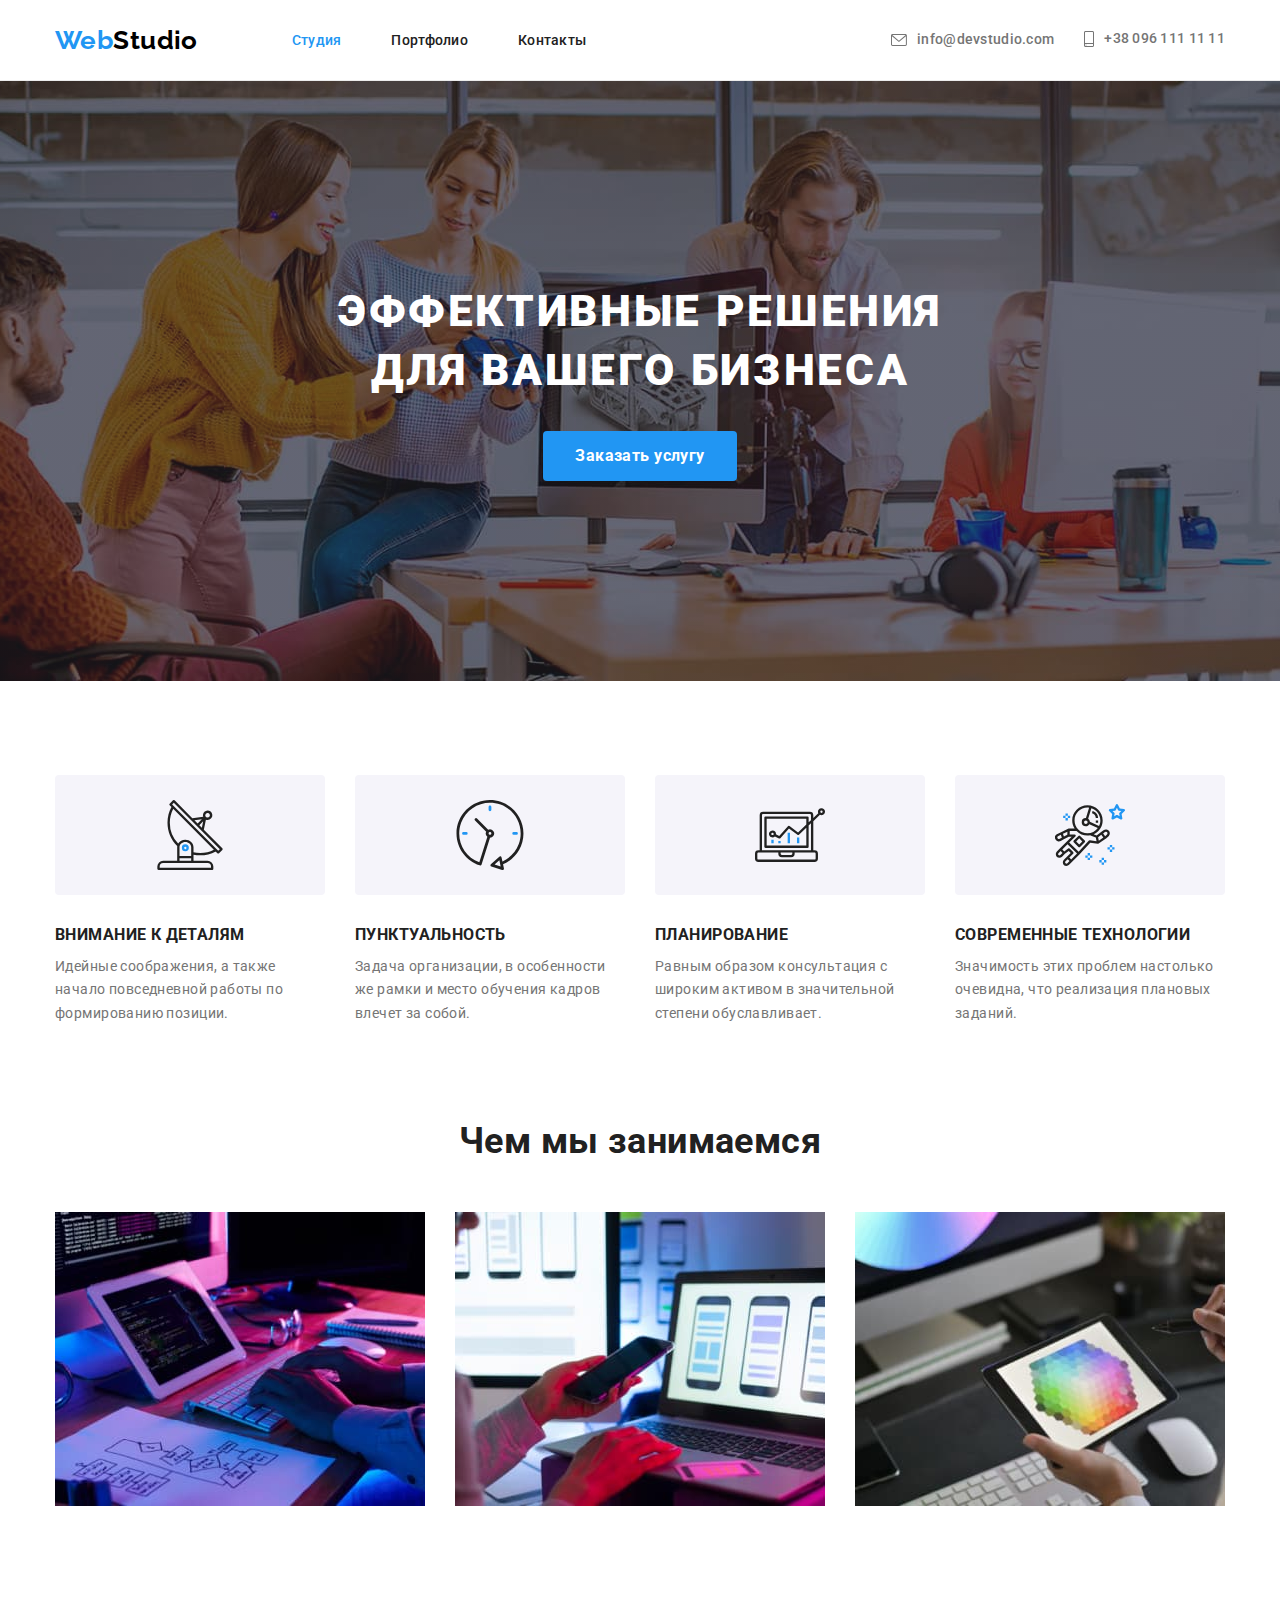
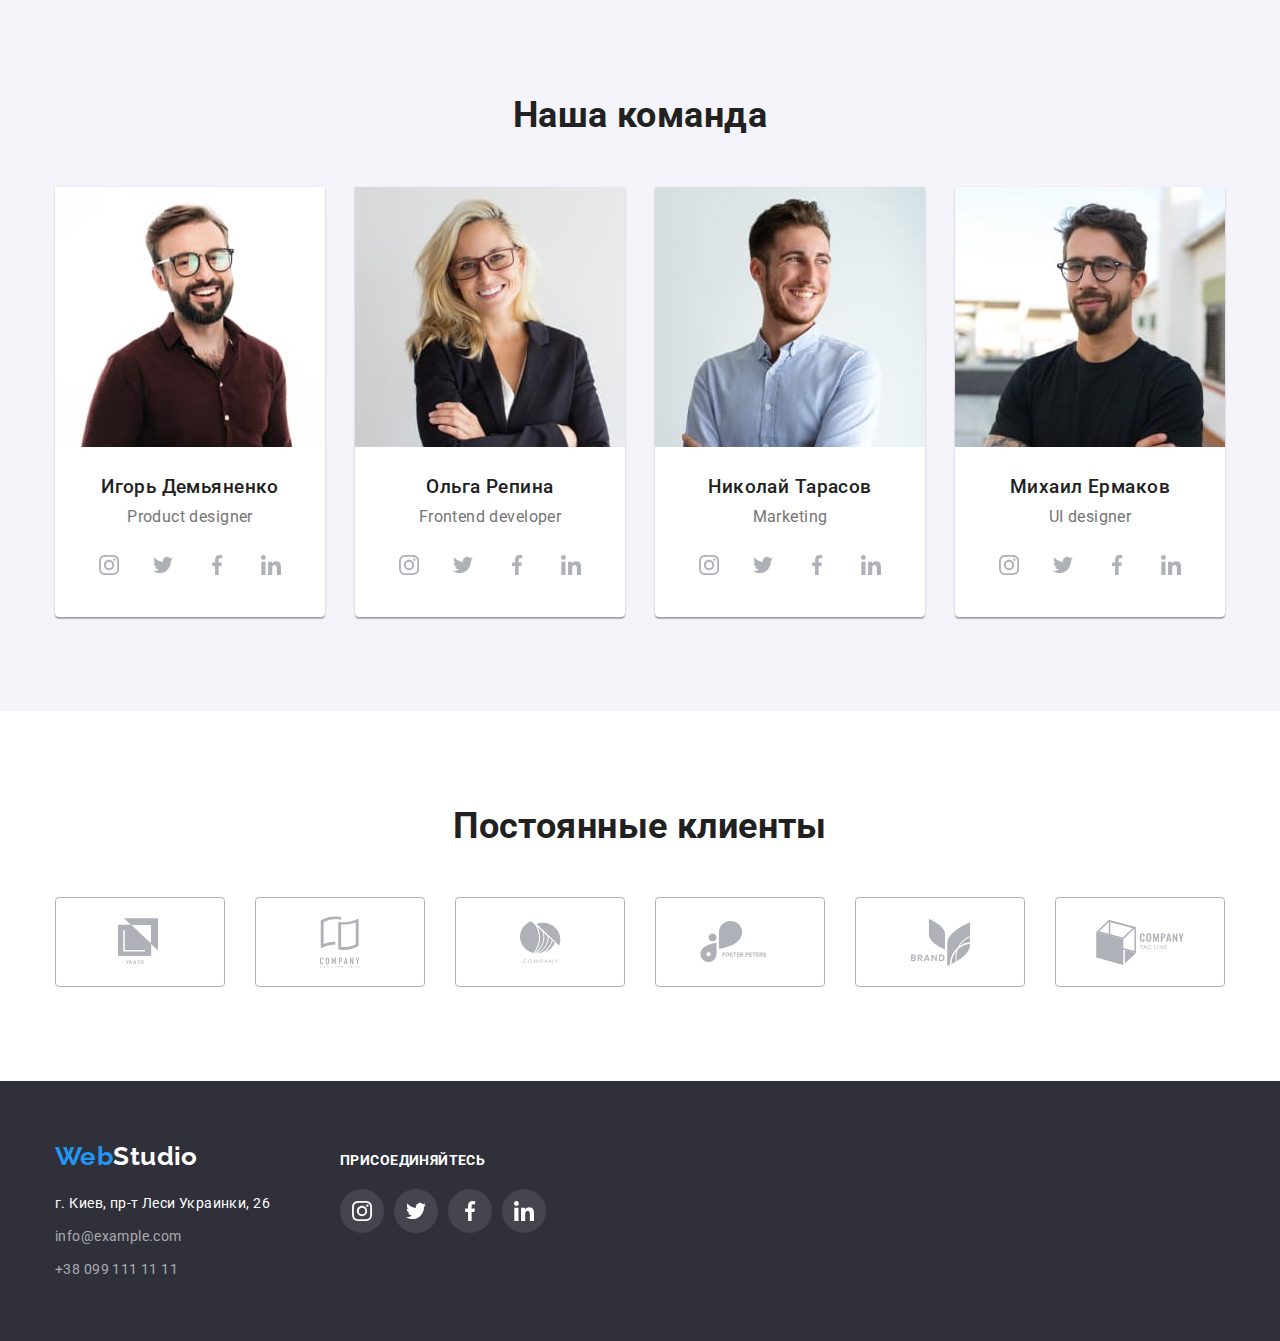
<file: index.html>
<!DOCTYPE html>
<html lang="ru">
  <head>
    <meta charset="UTF-8" />
    <meta name="viewport" content="width=device-width, initial-scale=1.0" />
    <link rel="preconnect" href="https://fonts.gstatic.com" />
    <link
      href="https://fonts.googleapis.com/css2?family=Raleway:wght@400;700&family=Roboto:wght@400;500;700;900&display=swap"
      rel="stylesheet"
    />
    <link
      rel="stylesheet"
      href="https://cdnjs.cloudflare.com/ajax/libs/modern-normalize/1.0.0/modern-normalize.min.css"
    />
    <link rel="stylesheet" href="./css/styles.css" />
    <title>Главная</title>
  </head>
  <body>
    <!-- Секция хедера -->
    <header class="page-header">
      <div class="container header flex">
        <nav class="header-nav flex">
          <a class="logo" href="./index.html" lang="en"
            ><span class="accent">Web</span>Studio</a
          >
          <ul class="nav-list list flex">
            <li class="nav-item">
              <a class="nav-link current" href="./index.html">Студия</a>
            </li>
            <li class="nav-item">
              <a class="nav-link" href="./portfolio.html">Портфолио</a>
            </li>
            <li class="nav-item">
              <a class="nav-link" href="#contact">Контакты</a>
            </li>
          </ul>
        </nav>
        <ul class="contacts-list list flex">
          <li class="item">
            <a class="contacts-link header" href="mailto:info@devstudio.com">
              <svg class="icon-envelope">
                <use href="./images/sprite.svg#icon-envelope"></use>
              </svg>
              info@devstudio.com</a
            >
          </li>
          <li class="item">
            <a class="contacts-link header" href="tel:+380961111111"
              ><svg class="icon-smartphone">
                <use href="./images/sprite.svg#icon-smartphone"></use>
              </svg>
              +38 096 111 11 11</a
            >
          </li>
        </ul>
      </div>
    </header>
    <main>
      <!-- Секция героя -->
      <section class="hero flex">
        <div class="container">
          <h1 class="hero-title">Эффективные решения для вашего бизнеса</h1>
          <!-- Временно оформлена как ссылка -->
          <a class="hero-button" href="">Заказать услугу</a>
        </div>
      </section>
      <!-- Секция преимуществ -->
      <section class="advantages">
        <div class="container">
          <!-- В будущем сделать Н2 скрытым заголовком корректно -->
          <h2 class="advantages-title-main visuallyhidden">
            Наши преимущества
          </h2>
          <ul class="advantages-list list flex">
            <li class="item">
              <div class="advantages-thumb">
                <svg class="advantages-icon">
                  <use href="./images/sprite.svg#icon-antenna"></use>
                </svg>
              </div>
              <h3 class="advantages-title">Внимание к деталям</h3>
              <p class="advantages-text">
                Идейные соображения, а также начало повседневной работы по
                формированию позиции.
              </p>
            </li>
            <li class="item">
              <div class="advantages-thumb">
                <svg class="advantages-icon">
                  <use href="./images/sprite.svg#icon-clock"></use>
                </svg>
              </div>
              <h3 class="advantages-title">Пунктуальность</h3>
              <p class="advantages-text">
                Задача организации, в особенности же рамки и место обучения
                кадров влечет за собой.
              </p>
            </li>
            <li class="item">
              <div class="advantages-thumb">
                <svg class="advantages-icon">
                  <use href="./images/sprite.svg#icon-diagram"></use>
                </svg>
              </div>
              <h3 class="advantages-title">Планирование</h3>
              <p class="advantages-text">
                Равным образом консультация с широким активом в значительной
                степени обуславливает.
              </p>
            </li>
            <li class="item">
              <div class="advantages-thumb">
                <svg class="advantages-icon">
                  <use href="./images/sprite.svg#icon-astronaut"></use>
                </svg>
              </div>
              <h3 class="advantages-title">Современные технологии</h3>
              <p class="advantages-text">
                Значимость этих проблем настолько очевидна, что реализация
                плановых заданий.
              </p>
            </li>
          </ul>
        </div>
      </section>
      <!-- Секция деятельности -->
      <section class="activity">
        <div class="container">
          <h2 class="activity-title">Чем мы занимаемся</h2>
          <ul class="activity-list list flex">
            <li class="activity-item">
              <img
                src="./images/codding.jpg"
                alt="Создание разметки вебстраницы"
              />
            </li>
            <li class="activity-item">
              <img
                src="./images/prototyping.jpg"
                alt="Прототипирование вебстраницы"
              />
            </li>
            <li class="activity-item">
              <img
                src="./images/web-design.jpg"
                alt="Выбор цвета на цифровой палитре"
              />
            </li>
          </ul>
        </div>
      </section>
      <!-- Секция команды -->
      <section class="team section">
        <div class="container">
          <h2 class="team-title">Наша команда</h2>
          <ul class="team-card-list list flex">
            <li class="team-card">
              <img src="./images/team-one.jpg" alt="Дизайнер продукта" />
              <div class="team-card-content">
                <h3 class="team-card-title">Игорь Демьяненко</h3>
                <p class="team-card-text" lang="en">Product designer</p>
              </div>
              <ul class="team-social list flex">
                <li class="team-social-item">
                  <a class="team-social-link flex" href="">
                    <svg class="team-icon">
                      <use href="./images/sprite.svg#icon-instagram-logo"></use>
                    </svg>
                  </a>
                </li>
                <li class="team-social-item">
                  <a class="team-social-link flex" href="">
                    <svg class="team-icon">
                      <use href="./images/sprite.svg#icon-twitter-logo"></use>
                    </svg>
                  </a>
                </li>
                <li class="team-social-item">
                  <a class="team-social-link flex" href="">
                    <svg class="team-icon">
                      <use href="./images/sprite.svg#icon-facebook-logo"></use>
                    </svg>
                  </a>
                </li>
                <li class="team-social-item">
                  <a class="team-social-link flex" href="">
                    <svg class="team-icon">
                      <use href="./images/sprite.svg#icon-linkedin-logo"></use>
                    </svg>
                  </a>
                </li>
              </ul>
            </li>
            <li class="team-card">
              <img src="./images/team-two.jpg" alt="Фронтенд разработчик" />
              <div class="team-card-content">
                <h3 class="team-card-title">Ольга Репина</h3>
                <p class="team-card-text" lang="en">Frontend developer</p>
              </div>
              <ul class="team-social list flex">
                <li class="team-social-item">
                  <a class="team-social-link flex" href="">
                    <svg class="team-icon">
                      <use href="./images/sprite.svg#icon-instagram-logo"></use>
                    </svg>
                  </a>
                </li>
                <li class="team-social-item">
                  <a class="team-social-link flex" href="">
                    <svg class="team-icon">
                      <use href="./images/sprite.svg#icon-twitter-logo"></use>
                    </svg>
                  </a>
                </li>
                <li class="team-social-item">
                  <a class="team-social-link flex" href="">
                    <svg class="team-icon">
                      <use href="./images/sprite.svg#icon-facebook-logo"></use>
                    </svg>
                  </a>
                </li>
                <li class="team-social-item">
                  <a class="team-social-link flex" href="">
                    <svg class="team-icon">
                      <use href="./images/sprite.svg#icon-linkedin-logo"></use>
                    </svg>
                  </a>
                </li>
              </ul>
            </li>
            <li class="team-card">
              <img src="./images/team-three.jpg" alt="Маркетолог" />
              <div class="team-card-content">
                <h3 class="team-card-title">Николай Тарасов</h3>
                <p class="team-card-text" lang="en">Marketing</p>
              </div>
              <ul class="team-social list flex">
                <li class="team-social-item">
                  <a class="team-social-link flex" href="">
                    <svg class="team-icon">
                      <use href="./images/sprite.svg#icon-instagram-logo"></use>
                    </svg>
                  </a>
                </li>
                <li class="team-social-item">
                  <a class="team-social-link flex" href="">
                    <svg class="team-icon">
                      <use href="./images/sprite.svg#icon-twitter-logo"></use>
                    </svg>
                  </a>
                </li>
                <li class="team-social-item">
                  <a class="team-social-link flex" href="">
                    <svg class="team-icon">
                      <use href="./images/sprite.svg#icon-facebook-logo"></use>
                    </svg>
                  </a>
                </li>
                <li class="team-social-item">
                  <a class="team-social-link flex" href="">
                    <svg class="team-icon">
                      <use href="./images/sprite.svg#icon-linkedin-logo"></use>
                    </svg>
                  </a>
                </li>
              </ul>
            </li>
            <li class="team-card">
              <img src="./images/team-four.jpg" alt="Дизайнер интерфейса" />
              <div class="team-card-content">
                <h3 class="team-card-title">Михаил Ермаков</h3>
                <p class="team-card-text" lang="en">UI designer</p>
              </div>
              <ul class="team-social list flex">
                <li class="team-social-item">
                  <a class="team-social-link flex" href="">
                    <svg class="team-icon">
                      <use href="./images/sprite.svg#icon-instagram-logo"></use>
                    </svg>
                  </a>
                </li>
                <li class="team-social-item">
                  <a class="team-social-link flex" href="">
                    <svg class="team-icon">
                      <use href="./images/sprite.svg#icon-twitter-logo"></use>
                    </svg>
                  </a>
                </li>
                <li class="team-social-item">
                  <a class="team-social-link flex" href="">
                    <svg class="team-icon">
                      <use href="./images/sprite.svg#icon-facebook-logo"></use>
                    </svg>
                  </a>
                </li>
                <li class="team-social-item">
                  <a class="team-social-link flex" href="">
                    <svg class="team-icon">
                      <use href="./images/sprite.svg#icon-linkedin-logo"></use>
                    </svg>
                  </a>
                </li>
              </ul>
            </li>
          </ul>
        </div>
      </section>
      <!-- Секция постоянные клиенты -->
      <section class="clients">
        <div class="container">
          <h2 class="clients-title">Постоянные клиенты</h2>
          <ul class="clients-list list">
            <li class="clients-item">
              <a class="clients-link link" href="">
                <svg class="clients-icon-1">
                  <use href="./images/sprite.svg#icon-client-logo-1"></use>
                </svg>
              </a>
            </li>
            <li class="clients-item">
              <a class="clients-link link" href="">
                <svg class="clients-icon-2">
                  <use href="./images/sprite.svg#icon-client-logo-2"></use>
                </svg>
              </a>
            </li>
            <li class="clients-item">
              <a class="clients-link link" href="">
                <svg class="clients-icon-3">
                  <use href="./images/sprite.svg#icon-client-logo-3"></use>
                </svg>
              </a>
            </li>
            <li class="clients-item">
              <a class="clients-link link" href="">
                <svg class="clients-icon-4">
                  <use href="./images/sprite.svg#icon-client-logo-4"></use>
                </svg>
              </a>
            </li>
            <li class="clients-item">
              <a class="clients-link link" href="">
                <svg class="clients-icon-5">
                  <use href="./images/sprite.svg#icon-client-logo-5"></use>
                </svg>
              </a>
            </li>
            <li class="clients-item">
              <a class="clients-link link" href="">
                <svg class="clients-icon-6">
                  <use href="./images/sprite.svg#icon-client-logo-6"></use>
                </svg>
              </a>
            </li>
          </ul>
        </div>
      </section>
    </main>
    <!-- Секция футера -->
    <footer class="page-footer">
      <div class="container">
        <ul class="footer-block list">
          <li class="footer-adress-part">
            <a class="logo inverse" href="./index.html" lang="en"
              ><span class="accent">Web</span>Studio</a
            >
            <address>
              <ul class="contacts-footer list">
                <li class="item">
                  <a
                    class="address-google"
                    href="https://www.google.com/maps/place/бул.+Леси+Украинки,+26,+Киев,+02000/@50.4265807,30.5361971,17z/data=!3m1!4b1!4m5!3m4!1s0x40d4cf0e033ecbe9:0x57a4dffefec77da0!8m2!3d50.4265807!4d30.5383858"
                    >г. Киев, пр-т Леси Украинки, 26</a
                  >
                </li>
                <li class="item" id="contact">
                  <a class="contacts-link footer" href="mailto:info@example.com"
                    >info@example.com</a
                  >
                </li>
                <li class="item">
                  <a class="contacts-link footer" href="tel:+380991111111"
                    >+38 099 111 11 11</a
                  >
                </li>
              </ul>
            </address>
          </li>
          <li>
            <p class="join-title">присоединяйтесь</p>
            <ul class="social-footer-list list flex">
              <li class="studio-social">
                <a class="studio-social-link link" href="">
                  <svg class="studio-social-icon">
                    <use href="./images/sprite.svg#icon-instagram-logo"></use>
                  </svg>
                </a>
              </li>
              <li class="studio-social">
                <a class="studio-social-link link" href="">
                  <svg class="studio-social-icon">
                    <use href="./images/sprite.svg#icon-twitter-logo"></use>
                  </svg>
                </a>
              </li>
              <li class="studio-social">
                <a class="studio-social-link link" href="">
                  <svg class="studio-social-icon">
                    <use href="./images/sprite.svg#icon-facebook-logo"></use>
                  </svg>
                </a>
              </li>
              <li class="studio-social">
                <a class="studio-social-link link" href="">
                  <svg class="studio-social-icon">
                    <use href="./images/sprite.svg#icon-linkedin-logo"></use>
                  </svg>
                </a>
              </li>
            </ul>
          </li>
        </ul>
      </div>
    </footer>
  </body>
</html>
</file>
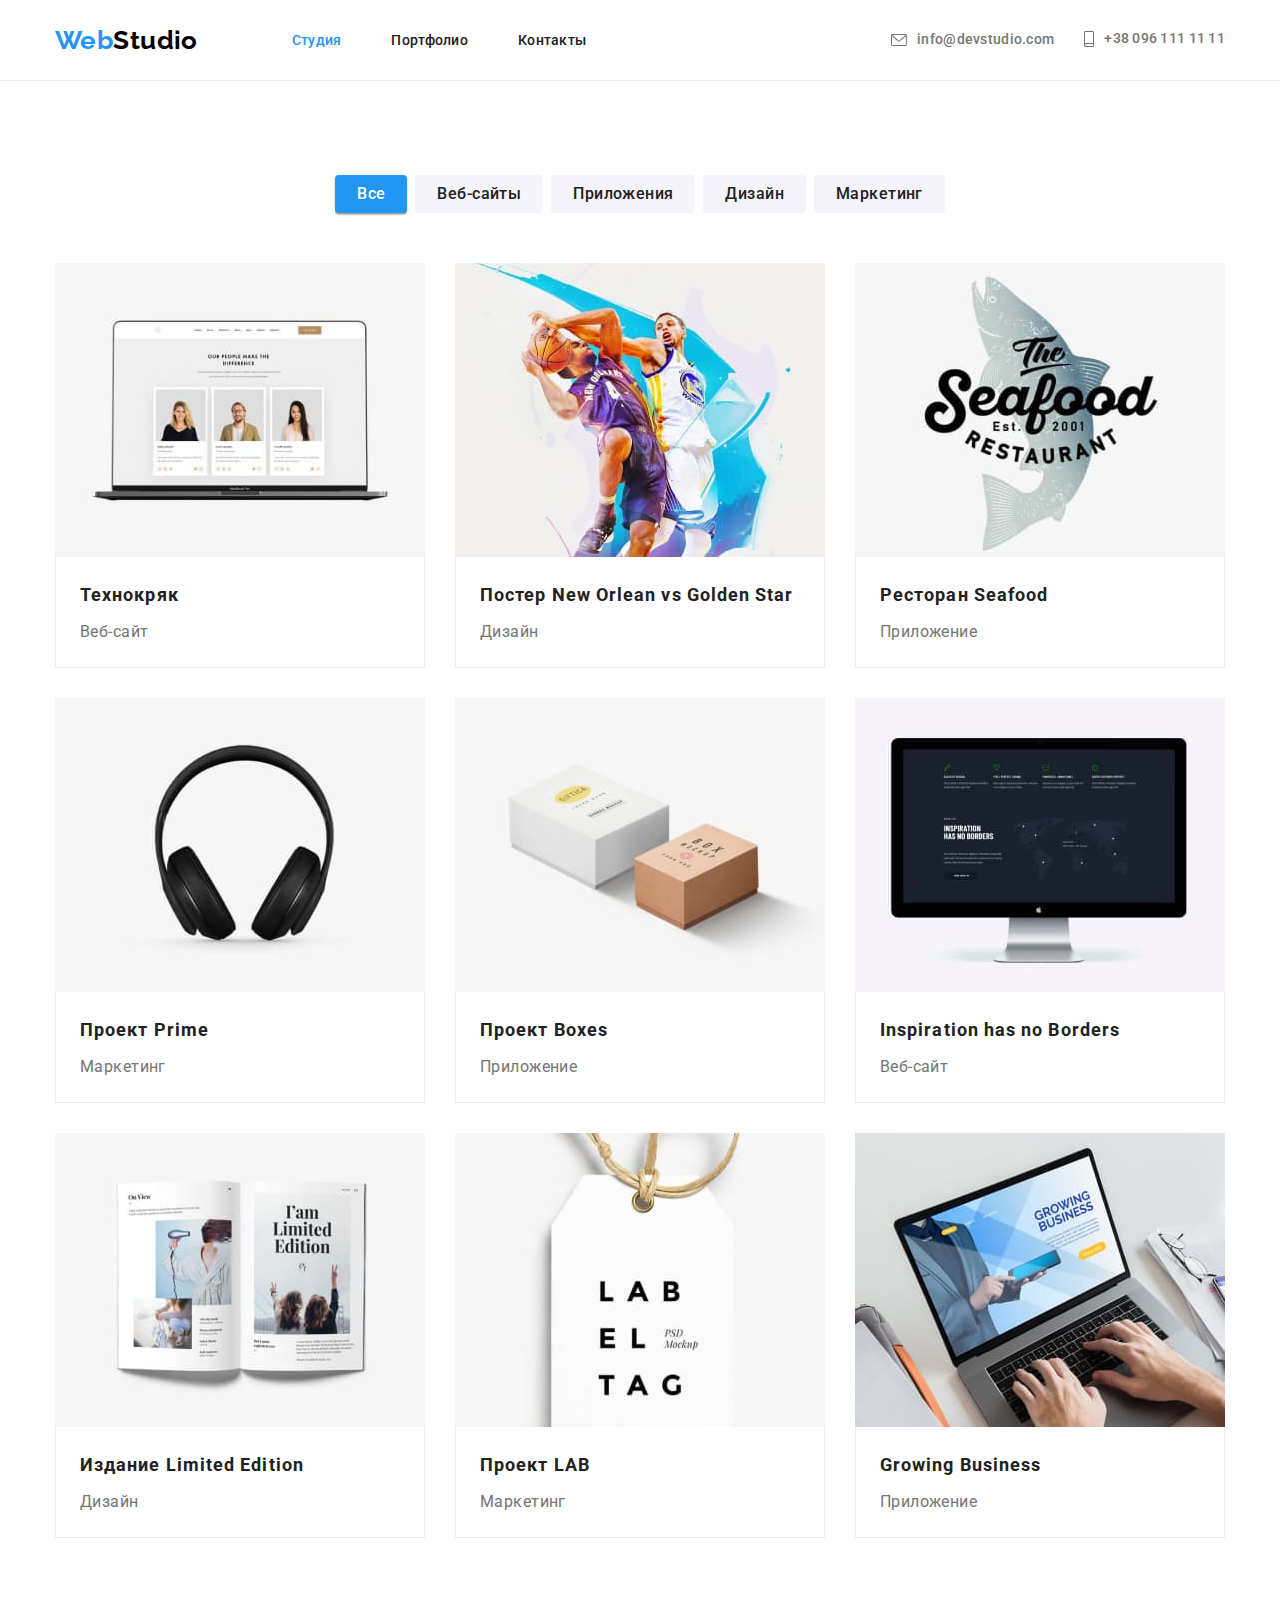
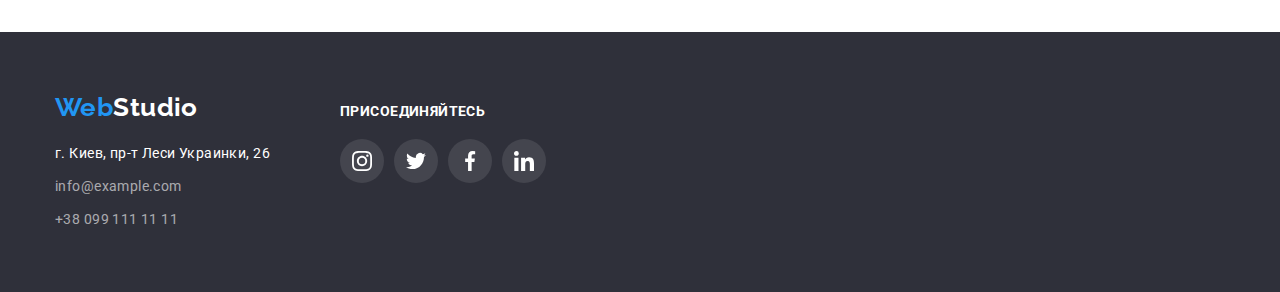
<file: portfolio.html>
<!DOCTYPE html>
<html lang="ru">
  <head>
    <meta charset="UTF-8" />
    <meta name="viewport" content="width=device-width, initial-scale=1.0" />
    <link rel="preconnect" href="https://fonts.gstatic.com" />
    <link
      href="https://fonts.googleapis.com/css2?family=Raleway:wght@400;700&family=Roboto:wght@400;500;700;900&display=swap"
      rel="stylesheet"
    />
    <link
      rel="stylesheet"
      href="https://cdnjs.cloudflare.com/ajax/libs/modern-normalize/1.0.0/modern-normalize.min.css"
    />
    <link rel="stylesheet" href="./css/styles.css" />
    <title>Портфолио</title>
  </head>
  <body>
    <!-- Секция хедера -->
    <header class="page-header">
      <div class="container header flex">
        <nav class="header-nav flex">
          <a class="logo" href="./index.html" lang="en"
            ><span class="accent">Web</span>Studio</a
          >
          <ul class="nav-list list flex">
            <li class="nav-item">
              <a class="nav-link current" href="./index.html">Студия</a>
            </li>
            <li class="nav-item">
              <a class="nav-link" href="./portfolio.html">Портфолио</a>
            </li>
            <li class="nav-item">
              <a class="nav-link" href="#contact">Контакты</a>
            </li>
          </ul>
        </nav>
        <ul class="contacts-list list flex">
          <li class="item">
            <a class="contacts-link header" href="mailto:info@devstudio.com">
              <svg class="icon-envelope">
                <use href="./images/sprite.svg#icon-envelope"></use>
              </svg>
              info@devstudio.com</a
            >
          </li>
          <li class="item">
            <a class="contacts-link header" href="tel:+380961111111"
              ><svg class="icon-smartphone">
                <use href="./images/sprite.svg#icon-smartphone"></use>
              </svg>
              +38 096 111 11 11</a
            >
          </li>
        </ul>
      </div>
    </header>

    <main>
      <!-- В будущем сделать Н1 скрытым заголовком корректно-->
      <h1 class="hero-title visuallyhidden">Наше портфолио</h1>
      <!-- Временно оформлены как ссылки -->
      <section class="portfolio-filter">
        <div class="container">
          <ul class="filter-list list flex">
            <li class="filter-item">
              <a class="filter-button current">Все</a>
            </li>
            <li class="filter-item">
              <a class="filter-button">Веб-сайты</a>
            </li>
            <li class="filter-item">
              <a class="filter-button">Приложения</a>
            </li>
            <li class="filter-item">
              <a class="filter-button">Дизайн</a>
            </li>
            <li class="filter-item">
              <a class="filter-button">Маркетинг</a>
            </li>
          </ul>
          <ul class="gallery-list list flex">
            <li class="gallery-card">
              <a href="" class="gallery-card-link">
                <div class="gallery-card-box">
                  <img
                    class="gallery-card-image"
                    src="./images/project-one.jpg"
                    alt="Команда вебсайта Технокряк"
                  />
                  <div class="gallery-card-content">
                    <h2 class="gallery-card-title">Технокряк</h2>
                    <p class="gallery-card-text">Веб-сайт</p>
                  </div>
                </div>
              </a>
            </li>
            <li class="gallery-card">
              <a href="" class="gallery-card-link">
                <div class="gallery-card-box">
                  <img
                    class="gallery-card-image"
                    src="./images/project-two.jpg"
                    alt="Два баскетболиста в прыжке"
                  />
                  <div class="gallery-card-content">
                    <h2 class="gallery-card-title">
                      Постер <span lang="en">New Orlean vs Golden Star</span>
                    </h2>
                    <p class="gallery-card-text">Дизайн</p>
                  </div>
                </div>
              </a>
            </li>
            <li class="gallery-card">
              <a href="" class="gallery-card-link">
                <div class="gallery-card-box">
                  <img
                    class="gallery-card-image"
                    src="./images/project-three.jpg"
                    alt="Логотип ресторана морепродуктов"
                  />
                  <div class="gallery-card-content">
                    <h2 class="gallery-card-title">
                      Ресторан <span lang="en">Seafood</span>
                    </h2>
                    <p class="gallery-card-text">Приложение</p>
                  </div>
                </div>
              </a>
            </li>
            <li class="gallery-card">
              <a href="" class="gallery-card-link">
                <div class="gallery-card-box">
                  <img
                    class="gallery-card-image"
                    src="./images/project-four.jpg"
                    alt="Беспроводные закрытые наушники"
                  />
                  <div class="gallery-card-content">
                    <h2 class="gallery-card-title">
                      Проект <span lang="en">Prime</span>
                    </h2>
                    <p class="gallery-card-text">Маркетинг</p>
                  </div>
                </div>
              </a>
            </li>
            <li class="gallery-card">
              <a href="" class="gallery-card-link">
                <div class="gallery-card-box">
                  <img
                    class="gallery-card-image"
                    src="./images/project-five.jpg"
                    alt="Две разные коробки"
                  />
                  <div class="gallery-card-content">
                    <h2 class="gallery-card-title">
                      Проект <span lang="en">Boxes</span>
                    </h2>
                    <p class="gallery-card-text">Приложение</p>
                  </div>
                </div>
              </a>
            </li>
            <li class="gallery-card">
              <a href="" class="gallery-card-link">
                <div class="gallery-card-box">
                  <img
                    class="gallery-card-image"
                    src="./images/project-six.jpg"
                    alt="Главная страница вебсайта"
                  />
                  <div class="gallery-card-content">
                    <h2 class="gallery-card-title" lang="en">
                      Inspiration has no Borders
                    </h2>
                    <p class="gallery-card-text">Веб-сайт</p>
                  </div>
                </div>
              </a>
            </li>
            <li class="gallery-card">
              <a href="" class="gallery-card-link">
                <div class="gallery-card-box">
                  <img
                    class="gallery-card-image"
                    src="./images/project-seven.jpg"
                    alt="Разворот открытой книгие"
                  />
                  <div class="gallery-card-content">
                    <h2 class="gallery-card-title">
                      Издание <span lang="en">Limited Edition</span>
                    </h2>
                    <p class="gallery-card-text">Дизайн</p>
                  </div>
                </div>
              </a>
            </li>
            <li class="gallery-card">
              <a href="" class="gallery-card-link">
                <div class="gallery-card-box">
                  <img
                    class="gallery-card-image"
                    src="./images/project-eight.jpg"
                    alt="Белая бирка с подписью"
                  />
                  <div class="gallery-card-content">
                    <h2 class="gallery-card-title">
                      Проект <span lang="en">LAB</span>
                    </h2>
                    <p class="gallery-card-text">Маркетинг</p>
                  </div>
                </div>
              </a>
            </li>
            <li class="gallery-card">
              <a href="" class="gallery-card-link">
                <div class="gallery-card-box">
                  <img
                    class="gallery-card-image"
                    src="./images/project-nine.jpg"
                    alt="Отображение веб-сайта на ноутбуке"
                  />
                  <div class="gallery-card-content">
                    <h2 class="gallery-card-title" lang="en">
                      Growing Business
                    </h2>
                    <p class="gallery-card-text">Приложение</p>
                  </div>
                </div>
              </a>
            </li>
          </ul>
        </div>
      </section>
    </main>
    <!-- Секция футера -->
    <footer class="page-footer">
      <div class="container">
        <ul class="footer-block list">
          <li class="footer-adress-part">
            <a class="logo inverse" href="./index.html" lang="en"
              ><span class="accent">Web</span>Studio</a
            >
            <address>
              <ul class="contacts-footer list">
                <li class="item">
                  <a
                    class="address-google"
                    href="https://www.google.com/maps/place/бул.+Леси+Украинки,+26,+Киев,+02000/@50.4265807,30.5361971,17z/data=!3m1!4b1!4m5!3m4!1s0x40d4cf0e033ecbe9:0x57a4dffefec77da0!8m2!3d50.4265807!4d30.5383858"
                    >г. Киев, пр-т Леси Украинки, 26</a
                  >
                </li>
                <li class="item" id="contact">
                  <a class="contacts-link footer" href="mailto:info@example.com"
                    >info@example.com</a
                  >
                </li>
                <li class="item">
                  <a class="contacts-link footer" href="tel:+380991111111"
                    >+38 099 111 11 11</a
                  >
                </li>
              </ul>
            </address>
          </li>
          <li>
            <p class="join-title">присоединяйтесь</p>
            <ul class="social-footer-list list flex">
              <li class="studio-social">
                <a class="studio-social-link link" href="">
                  <svg class="studio-social-icon">
                    <use href="./images/sprite.svg#icon-instagram-logo"></use>
                  </svg>
                </a>
              </li>
              <li class="studio-social">
                <a class="studio-social-link link" href="">
                  <svg class="studio-social-icon">
                    <use href="./images/sprite.svg#icon-twitter-logo"></use>
                  </svg>
                </a>
              </li>
              <li class="studio-social">
                <a class="studio-social-link link" href="">
                  <svg class="studio-social-icon">
                    <use href="./images/sprite.svg#icon-facebook-logo"></use>
                  </svg>
                </a>
              </li>
              <li class="studio-social">
                <a class="studio-social-link link" href="">
                  <svg class="studio-social-icon">
                    <use href="./images/sprite.svg#icon-linkedin-logo"></use>
                  </svg>
                </a>
              </li>
            </ul>
          </li>
        </ul>
      </div>
    </footer>
  </body>
</html>
</file>
<file: css/styles.css>
/* primary background color: #ffffff */
/* secondary background color: #F5F4FA */
/* primary text color: #212121 */
/* secondary text color: #ffffff */
/* tertiary text color: #757575 */
/* accent color: #2196f3 */

/* Поряжок укаания стилей:
- стили блочной модели (разделение пустой строкой)
- стили цвета (разделение пустой строкой)
- стили шрифта (разделение пустой строкой)
- декоративные эффекты, анимации (разделение пустой строкой) */

:root {
  --primary-background-color: #ffffff;
  --secondary-background-color: #f5f4fa;
  --primary-text-color: #212121;
  --secondary-text-color: #ffffff;
  --tertiary-text-color: #757575;
  --accent-color: #2196f3;
  --logo-color: #afb1b8;
}

body {
  background-color: var(--primary-background-color);
  color: var(--primary-text-color);

  font-family: 'Roboto', sans-serif;
  font-size: 14px;
  line-height: 1.17;
  letter-spacing: 0.03em;
}

/* Utilities */

.container {
  margin-left: auto;
  margin-right: auto;
  width: 1200px;
  padding-left: 15px;
  padding-right: 15px;

  /* outline: 1px solid tomato; */
}

a,
.link {
  text-decoration: none;
}

address {
  font-style: normal;
}

img {
  display: block;
  max-width: 100%;
  height: auto;
}

.list,
h1,
h2,
h3,
p {
  padding: 0;
  margin: 0;
  list-style: none;
}

.visuallyhidden {
  position: absolute;
  width: 1px;
  height: 1px;
  margin: -1px;
  border: 0;
  padding: 0;
  white-space: nowrap;
  clip-path: inset(100%);
  clip: rect(0 0 0 0);
  overflow: hidden;
}

.accent,
.nav-link.current,
.nav-link:hover,
.nav-link:focus,
.contacts-link:hover,
.contacts-link:focus {
  color: var(--accent-color);
}

.flex {
  display: flex;
  align-items: center;

  /* outline: 2px solid green; */
}

/* Logo */

.logo {
  color: #000000;

  font-family: 'Raleway', sans-serif;
  font-size: 26px;
  font-weight: 700;
}

.logo.inverse {
  color: var(--secondary-text-color);
}

/* Цвет акцента логотипа указан в Utilities */

/* Header */
.page-header {
  border-bottom: 1px solid #ececec;
}

.nav-list {
  margin-left: 94px;
}

.nav-item:not(:last-child) {
  margin-right: 50px;
}

.nav-link {
  display: block;
  /* Область ссылок увеличина согласно видео Репеты */
  padding-top: 32px;
  padding-bottom: 32px;

  color: var(--primary-text-color);
  font-weight: 500;
  letter-spacing: 0.02em;
}

.contacts-list {
  margin-left: auto;
  font-weight: 500;
  letter-spacing: 0.02em;
}

.contacts-list .item:not(:last-child) {
  margin-right: 30px;
}

.contacts-link,
.advantages-text,
.team-card-text {
  color: var(--tertiary-text-color);
}

.contacts-link.header {
  display: inline-flex;
  align-items: center;
}

.icon-envelope {
  width: 16px;
  height: 12px;
  margin-right: 10px;

  fill: currentColor;
}

.icon-smartphone {
  width: 10px;
  height: 16px;
  margin-right: 10px;

  fill: currentColor;
}

.icon-envelope:focus,
.icon-envelope:hover {
  fill: var(--accent-color);
}

/* Hero */

.hero {
  text-align: center;
  /* Фиксированная высота в стилях для отображения фона */
  max-width: 1600px;
  height: 600px;
  margin-right: auto;
  margin-left: auto;
  padding-top: 200px;
  padding-bottom: 200px;
  background-color: #2f303a;
  background-image: linear-gradient(
      to right,
      rgba(47, 48, 58, 0.4),
      rgba(47, 48, 58, 0.4)
    ),
    url('../images/hero-bg.jpg');
  background-repeat: no-repeat;
  background-position: center;
  background-size: cover;
}

.hero-title {
  width: 696px;
  margin-bottom: 30px;
  margin-right: auto;
  margin-left: auto;

  color: var(--secondary-text-color);
  text-transform: uppercase;
  font-size: 44px;
  font-weight: 900;
  line-height: 1.36;
  letter-spacing: 0.06em;
}

.hero-button {
  display: inline-block;
  /* align-items: center; */
  padding-top: 10px;
  padding-right: 32px;
  padding-bottom: 10px;
  padding-left: 32px;
  border-radius: 4px;
  border-width: 0;

  background-color: var(--accent-color);
  color: var(--secondary-text-color);

  font-weight: 700;
  font-size: 16px;
  line-height: 1.87;
}

/* Advantages */

.advantages {
  padding-top: 94px;
  padding-bottom: 94px;
}

.advantages-thumb {
  display: flex;
  justify-content: center;
  align-items: center;
  height: 120px;
  margin-bottom: 30px;
  background-color: var(--secondary-background-color);
  border-radius: 4px;
}

.advantages-icon {
  width: 70px;
  height: 70px;
}

.advantages-list {
  align-items: flex-start;
}

/* advantages-title-main - скрыт в блоке utilities*/

.advantages-title {
  margin-bottom: 10px;

  font-weight: 700;
  text-transform: uppercase;
}

.advantages-text {
  /* цвет указан в блоке Header */
  line-height: 1.71;
}

.advantages-list .item:not(:last-child) {
  margin-right: 30px;
}

.advantages-list .item {
  width: calc((100% - 90px) / 4);
}

/* Activity */

.activity {
  padding-bottom: 94px;
}

.activity-title,
.team-title,
.clients-title {
  margin-bottom: 50px;
  font-weight: 700;
  font-size: 36px;
  text-align: center;
}

.activity-item:not(:last-child) {
  margin-right: 30px;
}

.activity-item {
  width: calc((100% - 60px) / 3);
}

/* Team */

/* Team title прописан в блоке activity */

.team.section {
  background-color: var(--secondary-background-color);
  padding-top: 94px;
  padding-bottom: 94px;
}

.team-card:not(:last-child) {
  margin-right: 30px;
}

.team-card {
  width: calc((100% - 90px) / 4);
  background-color: var(--primary-background-color);
  box-shadow: 0px 1px 3px rgba(0, 0, 0, 0.12), 0px 1px 1px rgba(0, 0, 0, 0.14),
    0px 2px 1px rgba(0, 0, 0, 0.2);
  border-radius: 0px 0px 4px 4px;
}

.team-card-content {
  padding-top: 30px;

  font-size: 16px;
  text-align: center;
}

.team-card-title {
  margin-bottom: 10px;
  font-weight: 500;
}

.team-social {
  padding-top: 16px;
  padding-right: 32px;
  padding-bottom: 30px;
  padding-left: 32px;
  justify-content: center;
}

.team-social-item:not(:last-child) {
  margin-right: 10px;
}

.team-social-link {
  width: 44px;
  height: 44px;
  justify-content: center;
  border-radius: 50%;
  background-color: var(--primary-background-color);
  color: var(--logo-color);
}

.team-icon {
  width: 20px;
  height: 20px;
  fill: currentColor;
}

.team-social-link:hover,
.team-social-link:focus,
.team-icon:hover,
.team-icon:focus {
  color: var(--primary-background-color);
  background-color: var(--accent-color);
}

/* Clients */

.clients {
  padding-top: 94px;
  padding-bottom: 94px;
}

/* Clients title прописан в блоке activity */

.clients-list {
  display: flex;
  justify-content: space-between;
}

.clients-link {
  display: flex;
  align-items: center;
  justify-content: center;
  width: 170px;
  height: 90px;
  border-radius: 4px;
  border: 1px solid #afb1b8;
  background-color: var(--primary-background-color);
  color: var(--logo-color);
}

.clients-link:hover,
.clients-link:focus {
  border: 1px solid var(--accent-color);
}

/* .clients-item:not(:last-child) {
  margin-right: 30px;
} */

.clients-icon-1 {
  width: 44.27px;
  height: 49.23px;
  fill: currentColor;
}
.clients-icon-2 {
  width: 40px;
  height: 52px;
  fill: currentColor;
}
.clients-icon-3 {
  width: 41px;
  height: 42.6px;
  fill: currentColor;
}
.clients-icon-4 {
  width: 79.66px;
  height: 42.02px;
  fill: currentColor;
}
.clients-icon-5 {
  width: 59px;
  height: 47px;
  fill: currentColor;
}
.clients-icon-6 {
  width: 88.48px;
  height: 45.44px;
  fill: currentColor;
}

.clients-link:hover .clients-icon-1,
.clients-link:focus .clients-icon-1,
.clients-link:hover .clients-icon-2,
.clients-link:focus .clients-icon-2,
.clients-link:hover .clients-icon-3,
.clients-link:focus .clients-icon-3,
.clients-link:hover .clients-icon-4,
.clients-link:focus .clients-icon-4,
.clients-link:hover .clients-icon-5,
.clients-link:focus .clients-icon-5,
.clients-link:hover .clients-icon-6,
.clients-link:focus .clients-icon-6 {
  fill: var(--accent-color);
}

/* Footer */

.page-footer {
  padding-top: 60px;
  padding-bottom: 60px;
  background-color: #2f303a;
}

.footer-block {
  display: flex;
  align-items: baseline;
}

.contacts-footer {
  margin-top: 20px;
  line-height: 1.71;
}

.contacts-footer .item + .item {
  margin-top: 9px;
}

.address-google {
  color: var(--secondary-text-color);
}

.contacts-link.footer {
  color: rgba(255, 255, 255, 0.6);
}

.footer-adress-part {
  margin-right: 70px;
}

.join-title {
  margin-bottom: 20px;
  font-size: 14px;
  font-weight: 700;
  text-transform: uppercase;

  color: var(--secondary-text-color);
}

.studio-social-link {
  display: flex;
  align-items: center;
  justify-content: center;
  width: 44px;
  height: 44px;

  border-radius: 50%;
  background-color: rgba(255, 255, 255, 0.1);
  color: var(--secondary-text-color);
}

.studio-social-link:hover,
.studio-social-link:focus {
  background-color: var(--accent-color);
}

.studio-social:not(:last-child) {
  margin-right: 10px;
}

.studio-social-icon {
  width: 20px;
  height: 20px;

  fill: currentColor;
}

/* Portfolio Hero (начало блоков страницы Портфолио) */

/* .hero-title - в блоке utilities */

/* Portfolio filter */

.portfolio-filter {
  padding-top: 94px;
  padding-bottom: 94px;
}

.filter-list {
  justify-content: center;
  margin-bottom: 50px;
}

.filter-button {
  display: inline-block;
  padding: 6px 22px;
  border-radius: 4px;
  text-align: center;

  background-color: var(--secondary-background-color);

  font-weight: 500;
  font-size: 16px;
  line-height: 1.62;
}

.filter-item:not(:last-child) {
  margin-right: 8px;
}

.filter-button:hover,
.filter-button:focus,
.filter-button.current {
  background-color: var(--accent-color);
  color: var(--secondary-text-color);
  box-shadow: 0px 1px 3px rgba(0, 0, 0, 0.12), 0px 1px 1px rgba(0, 0, 0, 0.14),
    0px 2px 1px rgba(0, 0, 0, 0.2);
}

/* Portfolio gallery */

.gallery-list {
  flex-wrap: wrap;
}

.gallery-card {
  width: calc((100% - 60px) / 3);
}

.gallery-card:hover {
  box-shadow: 0px 1px 1px rgba(0, 0, 0, 0.12), 0px 4px 4px rgba(0, 0, 0, 0.06),
    1px 4px 6px rgba(0, 0, 0, 0.16);
}

.gallery-card:not(:nth-child(3n)) {
  margin-right: 30px;
}

.gallery-card:not(:nth-last-child(-n + 3)) {
  margin-bottom: 30px;
}

.gallery-card-content {
  padding-right: 24px;
  padding-left: 24px;
  padding-top: 20px;
  padding-bottom: 20px;

  border-right: 1px solid #eeeeee;
  border-bottom: 1px solid #eeeeee;
  border-left: 1px solid #eeeeee;

  background-color: var(--primary-background-color);
}

.gallery-card-title {
  margin-bottom: 4px;

  color: var(--primary-text-color);
  font-weight: 700;
  font-size: 18px;
  line-height: 2;
  letter-spacing: 0.06em;
}

.gallery-card-text {
  color: var(--tertiary-text-color);

  font-size: 16px;
  line-height: 1.87;
}
</file>
